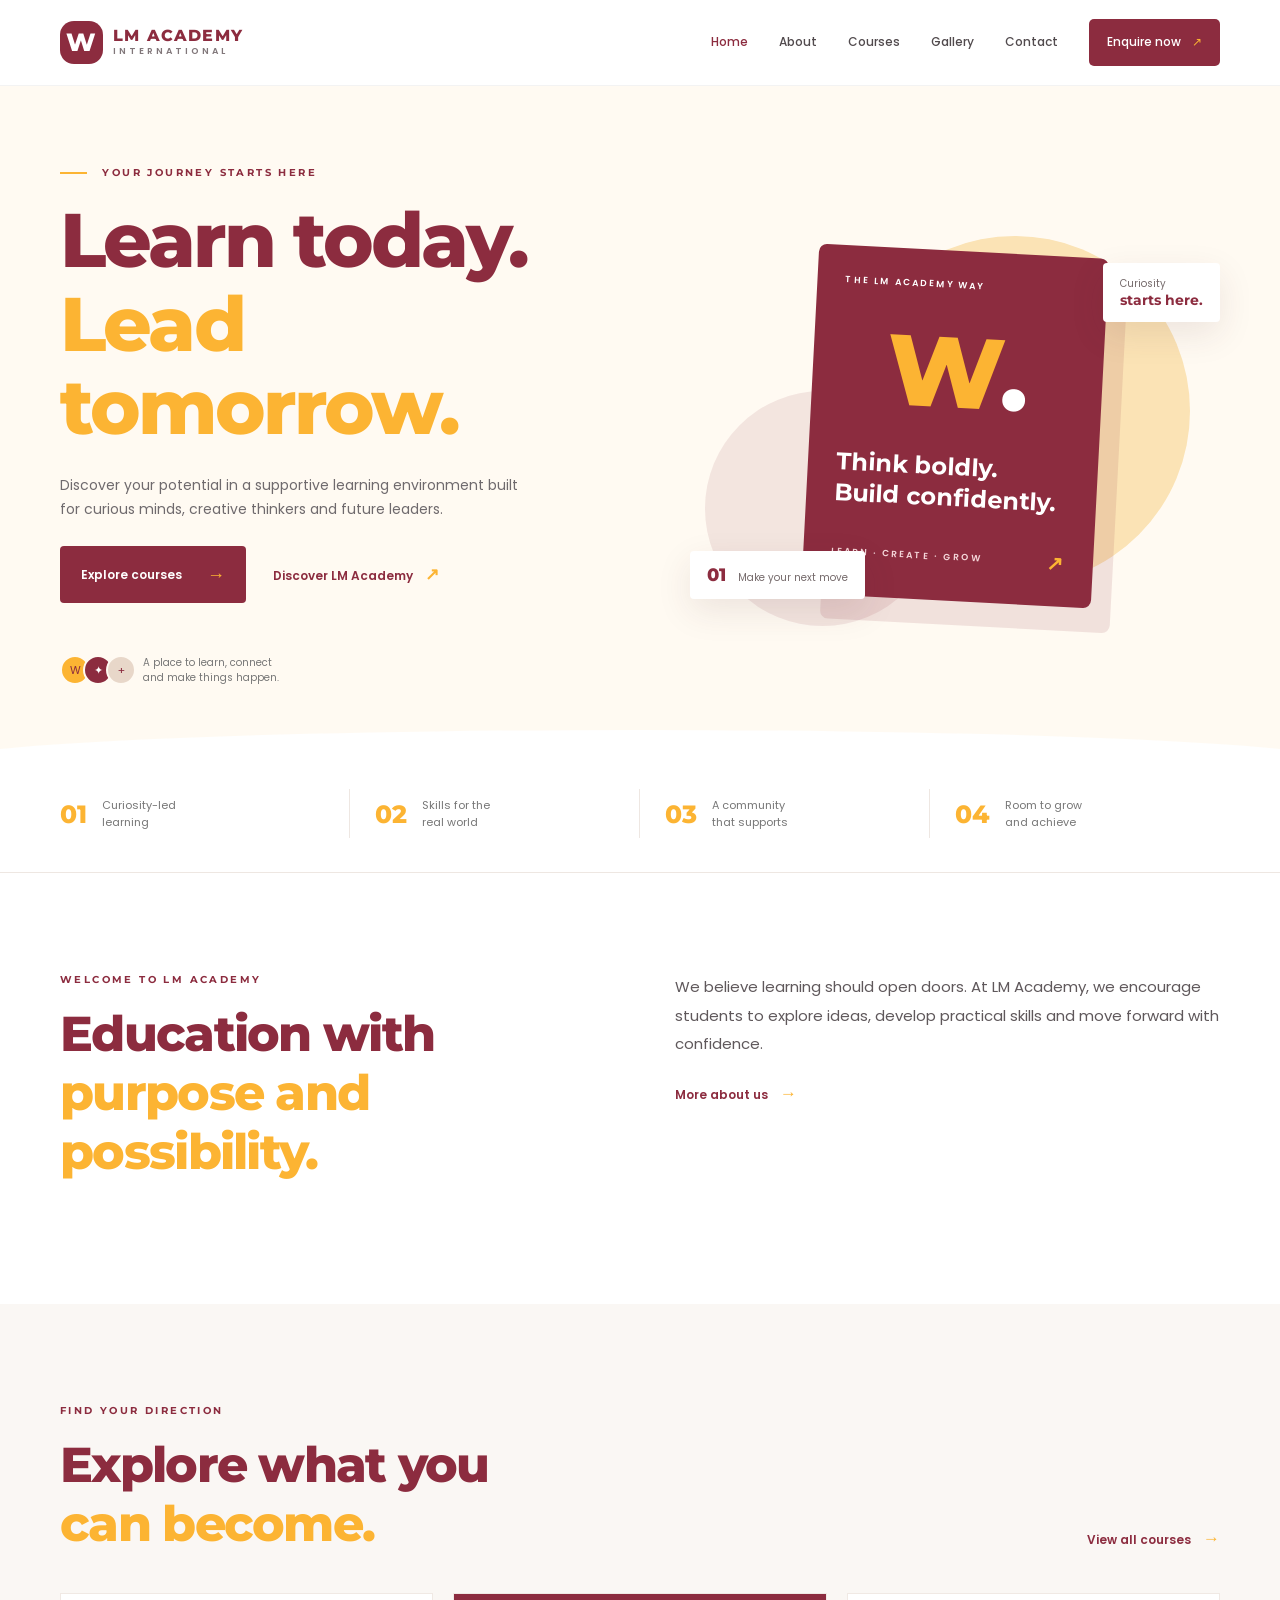
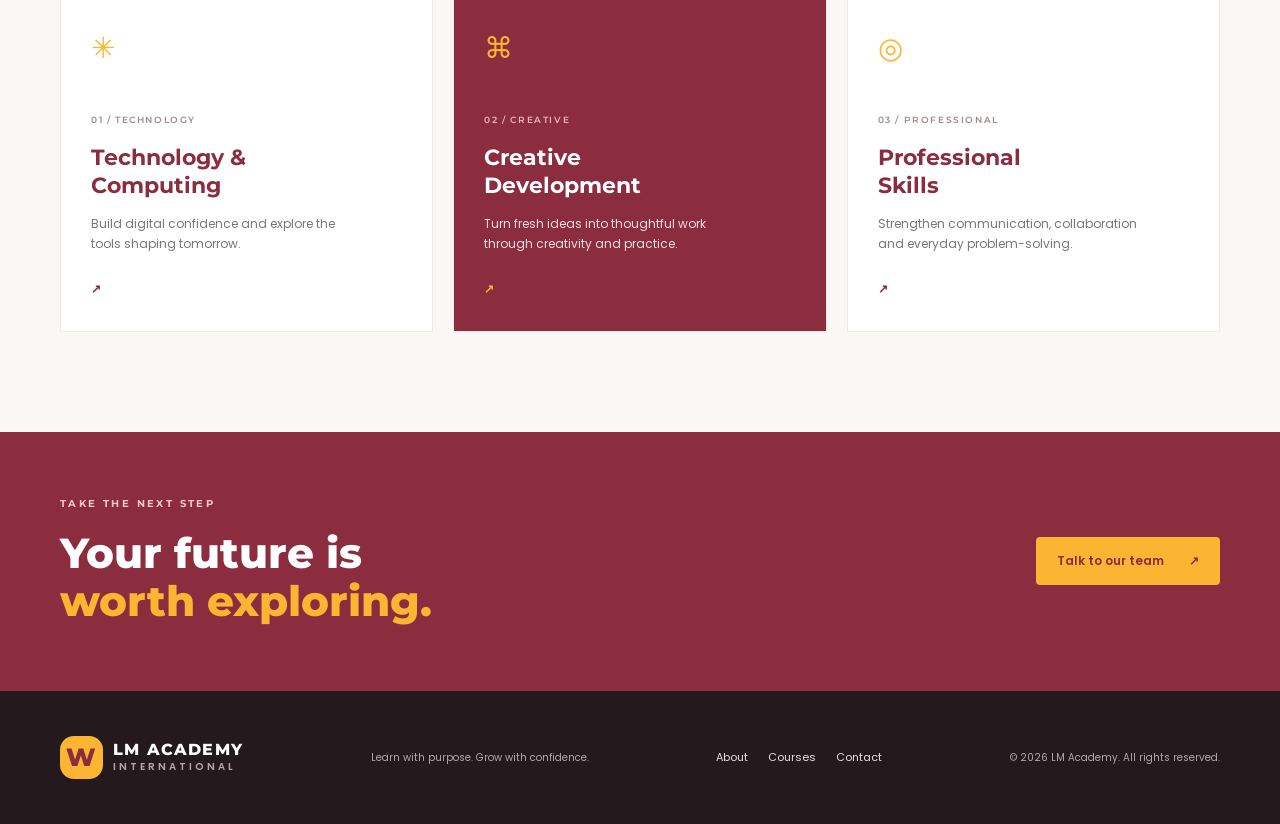
<file: westberg_website/index.html>
<!DOCTYPE html>
<html lang="en">
<head>
  <meta charset="UTF-8"><meta name="viewport" content="width=device-width, initial-scale=1.0">
  <meta name="description" content="LM Academy — learn, create and grow.">
  <title>LM Academy | Home</title>
  <link rel="preconnect" href="https://fonts.googleapis.com"><link rel="preconnect" href="https://fonts.gstatic.com" crossorigin>
  <link href="https://fonts.googleapis.com/css2?family=Montserrat:wght@400;500;600;700;800&family=Poppins:wght@300;400;500;600;700;800&display=swap" rel="stylesheet">
  <link rel="stylesheet" href="css/style.css">
</head>
<body>
<header class="site-header"><div class="container nav-wrap">
  <a class="brand" href="index.html"><span class="brand-mark">W</span><span>LM ACADEMY<small>INTERNATIONAL</small></span></a>
  <button class="menu-toggle" aria-label="Open navigation" aria-expanded="false">☰</button>
  <nav class="nav-links"><a class="active" href="index.html">Home</a><a href="about.html">About</a><a href="course-grid.html">Courses</a><a href="gallery.html">Gallery</a><a href="contact.html">Contact</a><a class="nav-cta" href="contact.html">Enquire now <span>↗</span></a></nav>
</div></header>
<main>
<section class="hero"><div class="container hero-grid">
  <div class="hero-copy"><p class="eyebrow"><span></span> YOUR JOURNEY STARTS HERE</p><h1>Learn today.<br><em>Lead tomorrow.</em></h1>
    <p class="hero-text">Discover your potential in a supportive learning environment built for curious minds, creative thinkers and future leaders.</p>
    <div class="hero-actions"><a class="btn btn-primary" href="course-grid.html">Explore courses <span>→</span></a><a class="text-link" href="about.html">Discover LM Academy <span>↗</span></a></div>
    <div class="hero-note"><div class="avatar-stack"><i>W</i><i>✦</i><i>+</i></div><span>A place to learn, connect<br>and make things happen.</span></div>
  </div>
  <div class="hero-art"><div class="art-circle circle-one"></div><div class="art-circle circle-two"></div><div class="art-card"><span class="card-label">THE LM ACADEMY WAY</span><div class="art-symbol">W<span>.</span></div><h3>Think boldly.<br>Build confidently.</h3><div class="art-bottom"><span>LEARN · CREATE · GROW</span><b>↗</b></div></div><div class="floating-tag tag-top">Curiosity<br><strong>starts here.</strong></div><div class="floating-tag tag-bottom"><b>01</b> Make your next move</div></div>
</div><div class="hero-curve"></div></section>
<section class="stats"><div class="container stats-grid"><div><strong>01</strong><span>Curiosity-led<br>learning</span></div><div><strong>02</strong><span>Skills for the<br>real world</span></div><div><strong>03</strong><span>A community<br>that supports</span></div><div><strong>04</strong><span>Room to grow<br>and achieve</span></div></div></section>
<section class="section intro-section"><div class="container two-col"><div><p class="eyebrow">WELCOME TO LM ACADEMY</p><h2>Education with<br><em>purpose and possibility.</em></h2></div><div><p class="lead">We believe learning should open doors. At LM Academy, we encourage students to explore ideas, develop practical skills and move forward with confidence.</p><a class="under-link" href="about.html">More about us <span>→</span></a></div></div></section>
<section class="section courses-section"><div class="container"><div class="section-heading"><div><p class="eyebrow">FIND YOUR DIRECTION</p><h2>Explore what you<br><em>can become.</em></h2></div><a class="under-link" href="course-grid.html">View all courses <span>→</span></a></div>
<div class="course-cards">
  <article class="course-card"><div class="course-icon">✳</div><span class="course-number">01 / TECHNOLOGY</span><h3>Technology &<br>Computing</h3><p>Build digital confidence and explore the tools shaping tomorrow.</p><a href="contact.html" aria-label="Enquire about Technology and Computing">↗</a></article>
  <article class="course-card featured"><div class="course-icon">⌘</div><span class="course-number">02 / CREATIVE</span><h3>Creative<br>Development</h3><p>Turn fresh ideas into thoughtful work through creativity and practice.</p><a href="contact.html" aria-label="Enquire about Creative Development">↗</a></article>
  <article class="course-card"><div class="course-icon">◎</div><span class="course-number">03 / PROFESSIONAL</span><h3>Professional<br>Skills</h3><p>Strengthen communication, collaboration and everyday problem-solving.</p><a href="contact.html" aria-label="Enquire about Professional Skills">↗</a></article>
</div></div></section>
<section class="cta-band"><div class="container cta-inner"><div><p class="eyebrow light">TAKE THE NEXT STEP</p><h2>Your future is<br><em>worth exploring.</em></h2></div><a class="btn btn-light" href="contact.html">Talk to our team <span>↗</span></a></div></section>
</main>
<footer class="footer"><div class="container footer-inner"><a class="brand brand-light" href="index.html"><span class="brand-mark">W</span><span>LM ACADEMY<small>INTERNATIONAL</small></span></a><p>Learn with purpose. Grow with confidence.</p><div class="footer-links"><a href="about.html">About</a><a href="course-grid.html">Courses</a><a href="contact.html">Contact</a></div><small>© <span id="year"></span> LM Academy. All rights reserved.</small></div></footer>
<script src="js/script.js"></script></body></html>
</file>
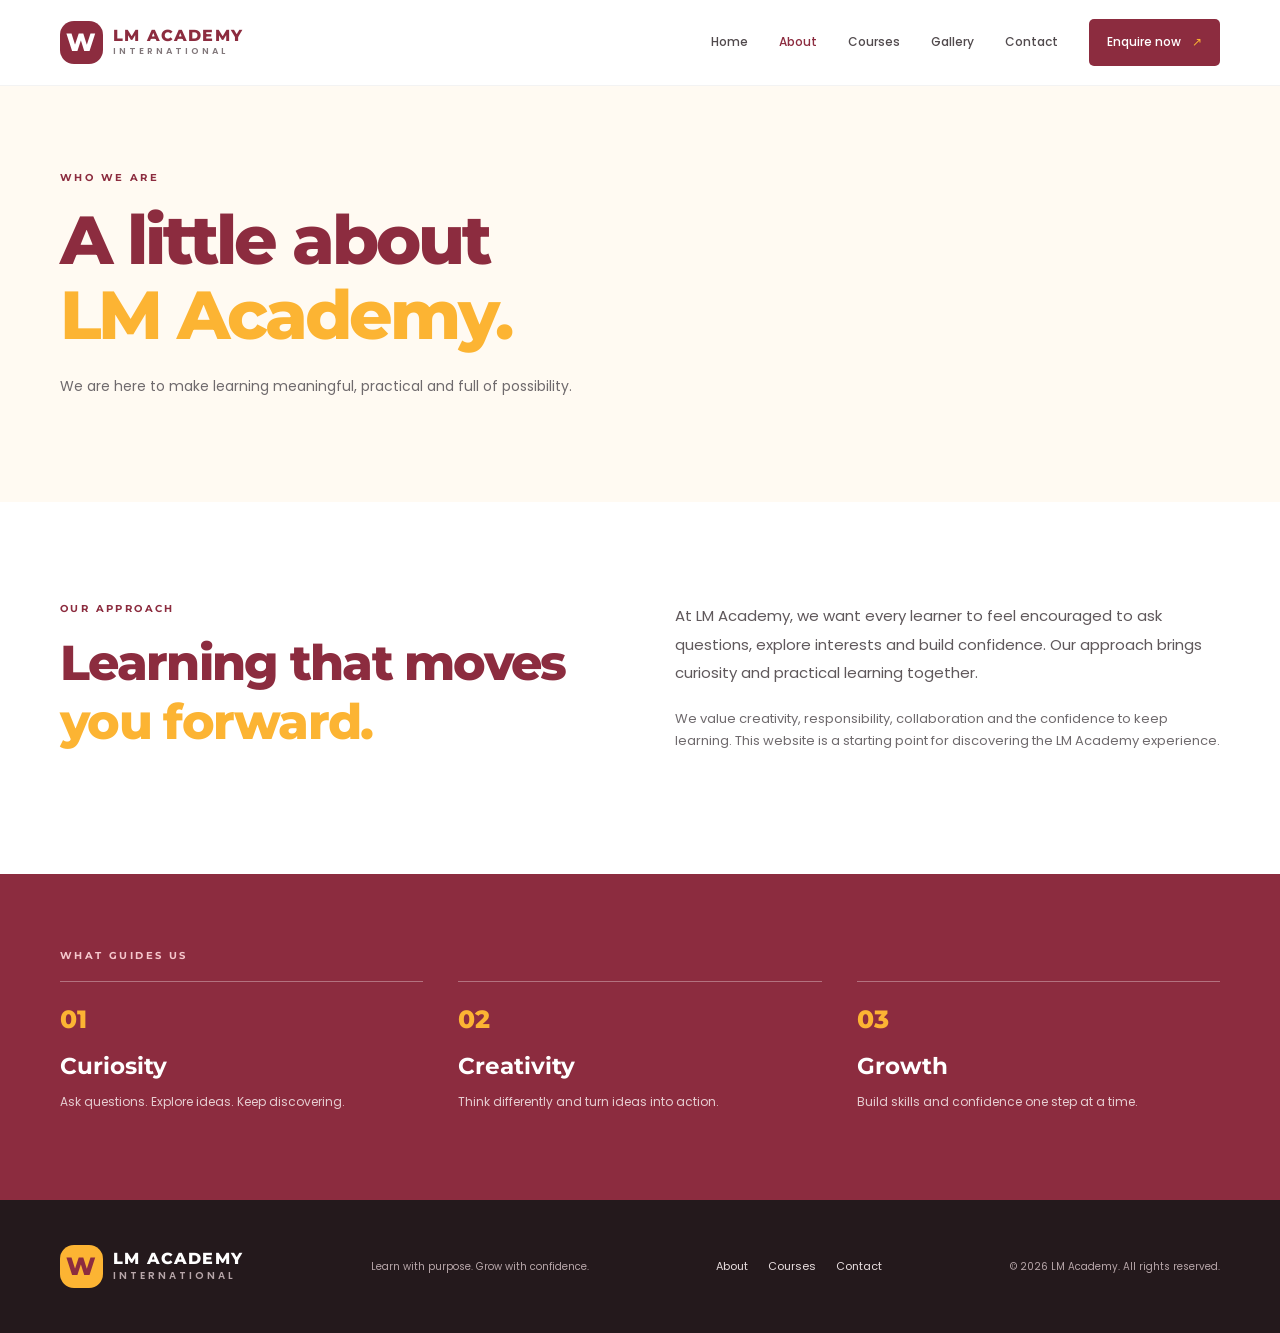
<file: westberg_website/about.html>
<!DOCTYPE html><html lang="en"><head><meta charset="UTF-8"><meta name="viewport" content="width=device-width, initial-scale=1.0"><title>About | LM Academy</title><link href="https://fonts.googleapis.com/css2?family=Montserrat:wght@400;500;600;700;800&family=Poppins:wght@300;400;500;600;700;800&display=swap" rel="stylesheet"><link rel="stylesheet" href="css/style.css"></head><body>
<header class="site-header"><div class="container nav-wrap"><a class="brand" href="index.html"><span class="brand-mark">W</span><span>LM ACADEMY<small>INTERNATIONAL</small></span></a><button class="menu-toggle" aria-label="Open navigation" aria-expanded="false">☰</button><nav class="nav-links"><a href="index.html">Home</a><a class="active" href="about.html">About</a><a href="course-grid.html">Courses</a><a href="gallery.html">Gallery</a><a href="contact.html">Contact</a><a class="nav-cta" href="contact.html">Enquire now <span>↗</span></a></nav></div></header>
<main><section class="page-hero"><div class="container"><p class="eyebrow">WHO WE ARE</p><h1>A little about<br><em>LM Academy.</em></h1><p>We are here to make learning meaningful, practical and full of possibility.</p></div></section><section class="section"><div class="container two-col"><div><p class="eyebrow">OUR APPROACH</p><h2>Learning that moves<br><em>you forward.</em></h2></div><div><p class="lead">At LM Academy, we want every learner to feel encouraged to ask questions, explore interests and build confidence. Our approach brings curiosity and practical learning together.</p><p>We value creativity, responsibility, collaboration and the confidence to keep learning. This website is a starting point for discovering the LM Academy experience.</p></div></div></section><section class="values"><div class="container"><p class="eyebrow light">WHAT GUIDES US</p><div class="value-grid"><article><b>01</b><h3>Curiosity</h3><p>Ask questions. Explore ideas. Keep discovering.</p></article><article><b>02</b><h3>Creativity</h3><p>Think differently and turn ideas into action.</p></article><article><b>03</b><h3>Growth</h3><p>Build skills and confidence one step at a time.</p></article></div></div></section></main>
<footer class="footer"><div class="container footer-inner"><a class="brand brand-light" href="index.html"><span class="brand-mark">W</span><span>LM ACADEMY<small>INTERNATIONAL</small></span></a><p>Learn with purpose. Grow with confidence.</p><div class="footer-links"><a href="about.html">About</a><a href="course-grid.html">Courses</a><a href="contact.html">Contact</a></div><small>© <span id="year"></span> LM Academy. All rights reserved.</small></div></footer><script src="js/script.js"></script></body></html>
</file>
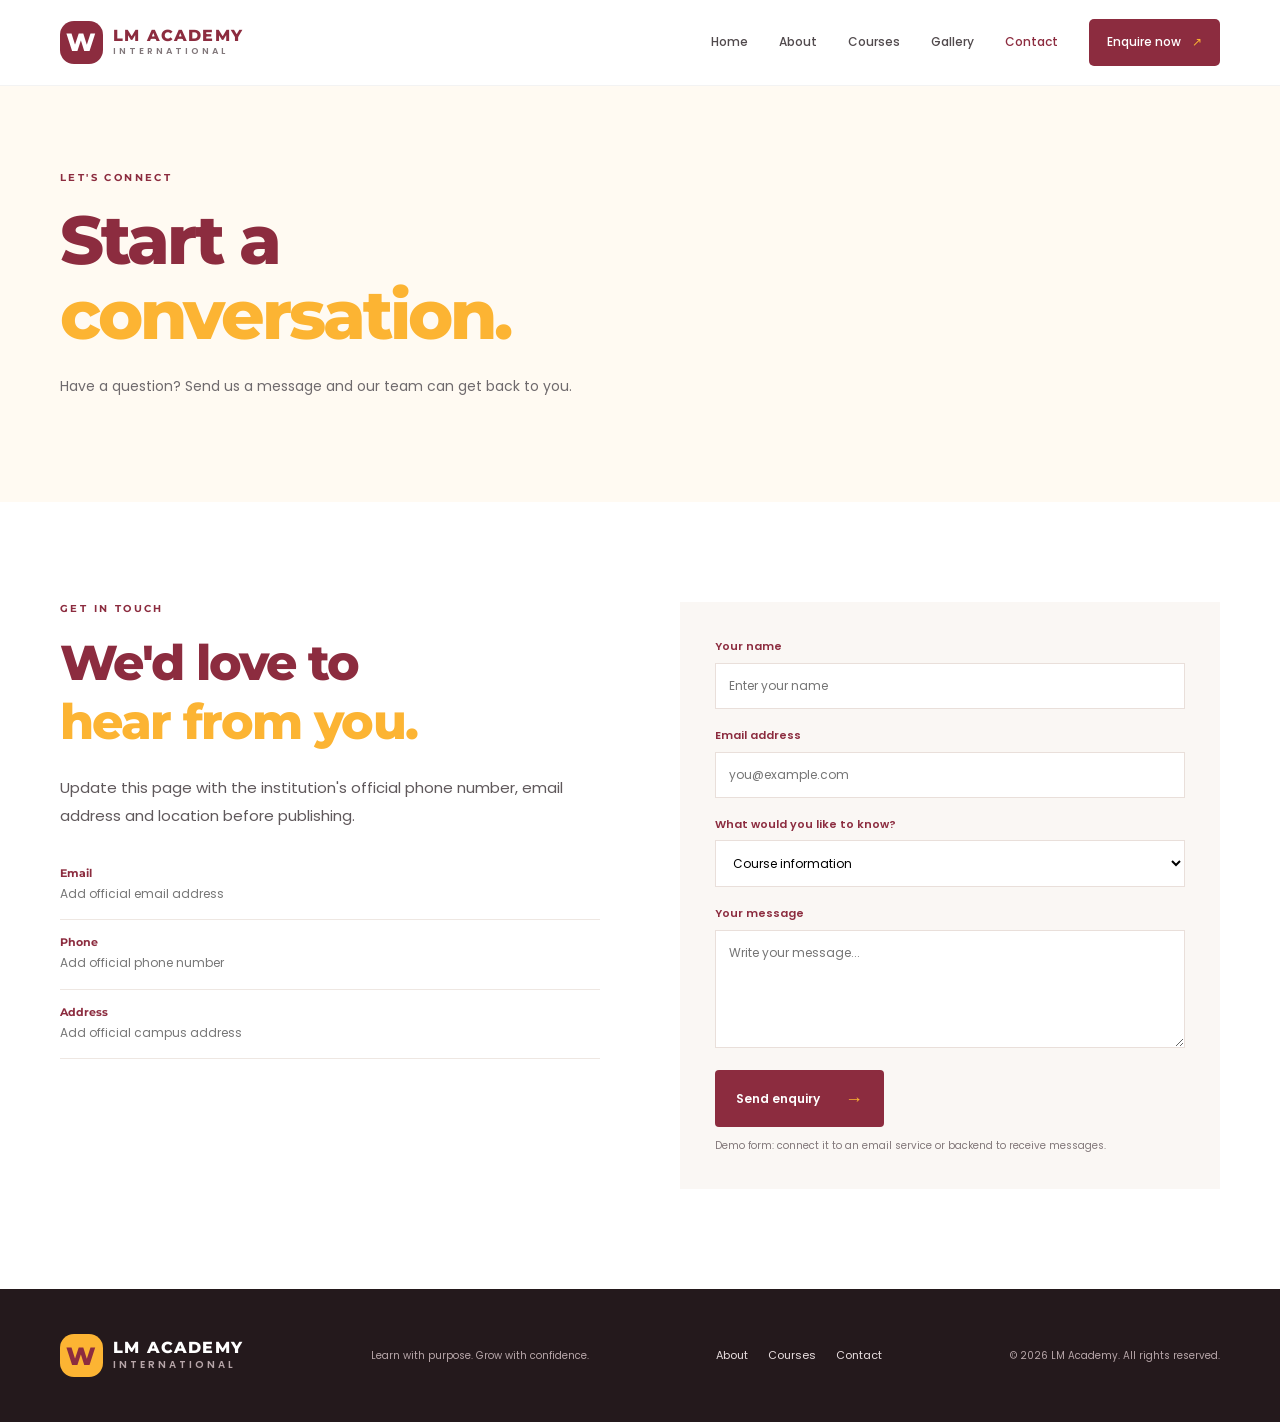
<file: westberg_website/contact.html>
<!DOCTYPE html><html lang="en"><head><meta charset="UTF-8"><meta name="viewport" content="width=device-width, initial-scale=1.0"><title>Contact | LM Academy</title><link href="https://fonts.googleapis.com/css2?family=Montserrat:wght@400;500;600;700;800&family=Poppins:wght@300;400;500;600;700;800&display=swap" rel="stylesheet"><link rel="stylesheet" href="css/style.css"></head><body>
<header class="site-header"><div class="container nav-wrap"><a class="brand" href="index.html"><span class="brand-mark">W</span><span>LM ACADEMY<small>INTERNATIONAL</small></span></a><button class="menu-toggle" aria-label="Open navigation" aria-expanded="false">☰</button><nav class="nav-links"><a href="index.html">Home</a><a href="about.html">About</a><a href="course-grid.html">Courses</a><a href="gallery.html">Gallery</a><a class="active" href="contact.html">Contact</a><a class="nav-cta" href="contact.html">Enquire now <span>↗</span></a></nav></div></header>
<main><section class="page-hero"><div class="container"><p class="eyebrow">LET'S CONNECT</p><h1>Start a<br><em>conversation.</em></h1><p>Have a question? Send us a message and our team can get back to you.</p></div></section><section class="section"><div class="container contact-layout"><div><p class="eyebrow">GET IN TOUCH</p><h2>We'd love to<br><em>hear from you.</em></h2><p class="lead">Update this page with the institution's official phone number, email address and location before publishing.</p><div class="contact-detail"><b>Email</b><span>Add official email address</span></div><div class="contact-detail"><b>Phone</b><span>Add official phone number</span></div><div class="contact-detail"><b>Address</b><span>Add official campus address</span></div></div>
<form class="contact-form" id="contactForm"><label>Your name<input required type="text" placeholder="Enter your name"></label><label>Email address<input required type="email" placeholder="you@example.com"></label><label>What would you like to know?<select><option>Course information</option><option>Admissions</option><option>General enquiry</option></select></label><label>Your message<textarea rows="5" placeholder="Write your message..."></textarea></label><button class="btn btn-primary" type="submit">Send enquiry <span>→</span></button><p class="form-note" id="formNote">Demo form: connect it to an email service or backend to receive messages.</p></form></div></section></main>
<footer class="footer"><div class="container footer-inner"><a class="brand brand-light" href="index.html"><span class="brand-mark">W</span><span>LM ACADEMY<small>INTERNATIONAL</small></span></a><p>Learn with purpose. Grow with confidence.</p><div class="footer-links"><a href="about.html">About</a><a href="course-grid.html">Courses</a><a href="contact.html">Contact</a></div><small>© <span id="year"></span> LM Academy. All rights reserved.</small></div></footer><script src="js/script.js"></script></body></html>
</file>
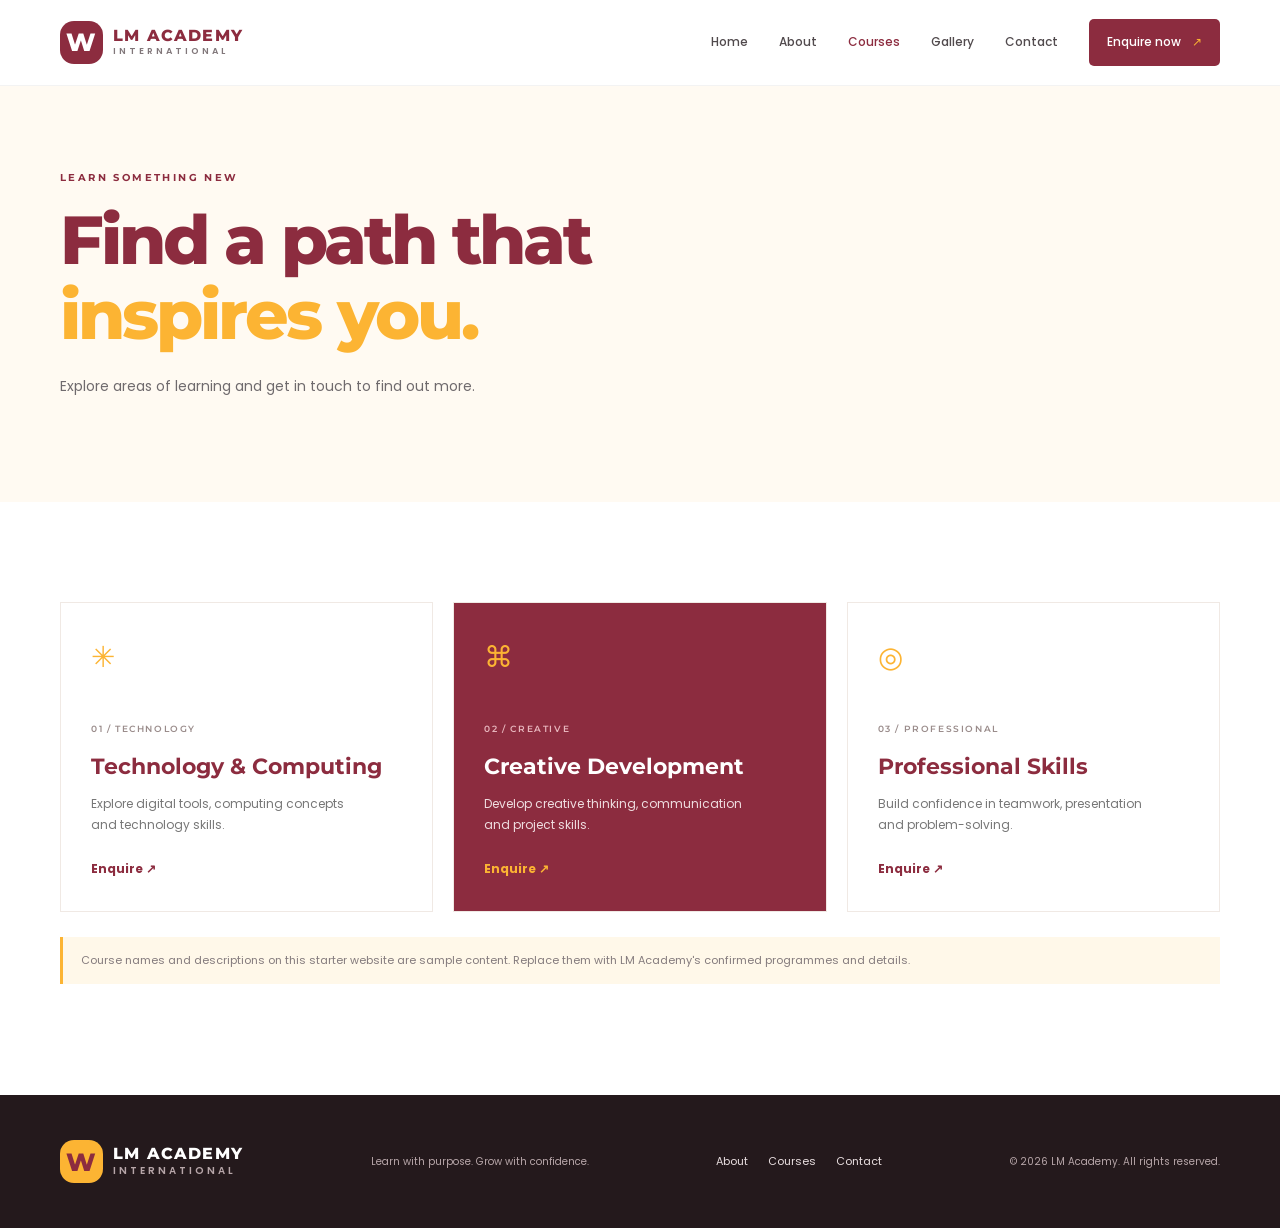
<file: westberg_website/course-grid.html>
<!DOCTYPE html><html lang="en"><head><meta charset="UTF-8"><meta name="viewport" content="width=device-width, initial-scale=1.0"><title>Courses | LM Academy</title><link href="https://fonts.googleapis.com/css2?family=Montserrat:wght@400;500;600;700;800&family=Poppins:wght@300;400;500;600;700;800&display=swap" rel="stylesheet"><link rel="stylesheet" href="css/style.css"></head><body>
<header class="site-header"><div class="container nav-wrap"><a class="brand" href="index.html"><span class="brand-mark">W</span><span>LM ACADEMY<small>INTERNATIONAL</small></span></a><button class="menu-toggle" aria-label="Open navigation" aria-expanded="false">☰</button><nav class="nav-links"><a href="index.html">Home</a><a href="about.html">About</a><a class="active" href="course-grid.html">Courses</a><a href="gallery.html">Gallery</a><a href="contact.html">Contact</a><a class="nav-cta" href="contact.html">Enquire now <span>↗</span></a></nav></div></header>
<main><section class="page-hero"><div class="container"><p class="eyebrow">LEARN SOMETHING NEW</p><h1>Find a path that<br><em>inspires you.</em></h1><p>Explore areas of learning and get in touch to find out more.</p></div></section><section class="section"><div class="container"><div class="course-cards course-cards-page"><article class="course-card"><div class="course-icon">✳</div><span class="course-number">01 / TECHNOLOGY</span><h3>Technology & Computing</h3><p>Explore digital tools, computing concepts and technology skills.</p><a href="contact.html">Enquire ↗</a></article><article class="course-card featured"><div class="course-icon">⌘</div><span class="course-number">02 / CREATIVE</span><h3>Creative Development</h3><p>Develop creative thinking, communication and project skills.</p><a href="contact.html">Enquire ↗</a></article><article class="course-card"><div class="course-icon">◎</div><span class="course-number">03 / PROFESSIONAL</span><h3>Professional Skills</h3><p>Build confidence in teamwork, presentation and problem-solving.</p><a href="contact.html">Enquire ↗</a></article></div><p class="notice">Course names and descriptions on this starter website are sample content. Replace them with LM Academy's confirmed programmes and details.</p></div></section></main>
<footer class="footer"><div class="container footer-inner"><a class="brand brand-light" href="index.html"><span class="brand-mark">W</span><span>LM ACADEMY<small>INTERNATIONAL</small></span></a><p>Learn with purpose. Grow with confidence.</p><div class="footer-links"><a href="about.html">About</a><a href="course-grid.html">Courses</a><a href="contact.html">Contact</a></div><small>© <span id="year"></span> LM Academy. All rights reserved.</small></div></footer><script src="js/script.js"></script></body></html>
</file>
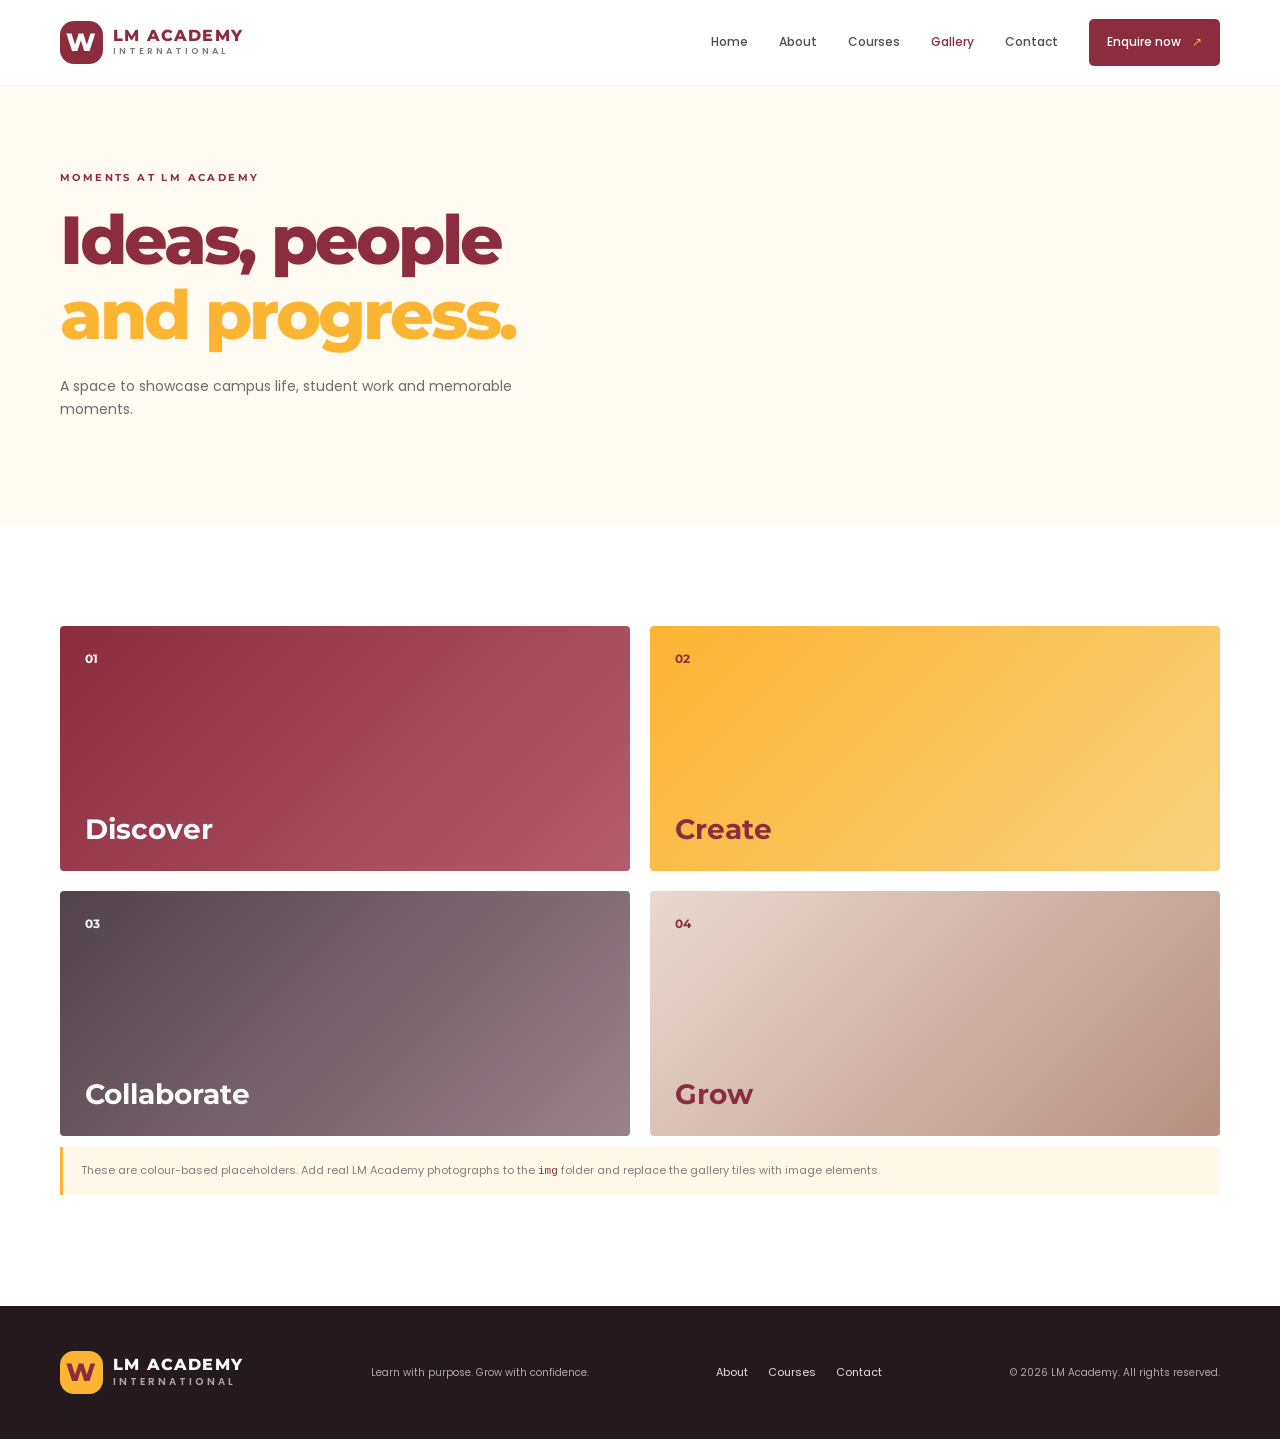
<file: westberg_website/gallery.html>
<!DOCTYPE html><html lang="en"><head><meta charset="UTF-8"><meta name="viewport" content="width=device-width, initial-scale=1.0"><title>Gallery | LM Academy</title><link href="https://fonts.googleapis.com/css2?family=Montserrat:wght@400;500;600;700;800&family=Poppins:wght@300;400;500;600;700;800&display=swap" rel="stylesheet"><link rel="stylesheet" href="css/style.css"></head><body>
<header class="site-header"><div class="container nav-wrap"><a class="brand" href="index.html"><span class="brand-mark">W</span><span>LM ACADEMY<small>INTERNATIONAL</small></span></a><button class="menu-toggle" aria-label="Open navigation" aria-expanded="false">☰</button><nav class="nav-links"><a href="index.html">Home</a><a href="about.html">About</a><a href="course-grid.html">Courses</a><a class="active" href="gallery.html">Gallery</a><a href="contact.html">Contact</a><a class="nav-cta" href="contact.html">Enquire now <span>↗</span></a></nav></div></header>
<main><section class="page-hero"><div class="container"><p class="eyebrow">MOMENTS AT LM ACADEMY</p><h1>Ideas, people<br><em>and progress.</em></h1><p>A space to showcase campus life, student work and memorable moments.</p></div></section><section class="section"><div class="container gallery-grid"><div class="gallery-tile tile-one"><span>01</span><b>Discover</b></div><div class="gallery-tile tile-two"><span>02</span><b>Create</b></div><div class="gallery-tile tile-three"><span>03</span><b>Collaborate</b></div><div class="gallery-tile tile-four"><span>04</span><b>Grow</b></div></div><div class="container"><p class="notice">These are colour-based placeholders. Add real LM Academy photographs to the <code>img</code> folder and replace the gallery tiles with image elements.</p></div></section></main>
<footer class="footer"><div class="container footer-inner"><a class="brand brand-light" href="index.html"><span class="brand-mark">W</span><span>LM ACADEMY<small>INTERNATIONAL</small></span></a><p>Learn with purpose. Grow with confidence.</p><div class="footer-links"><a href="about.html">About</a><a href="course-grid.html">Courses</a><a href="contact.html">Contact</a></div><small>© <span id="year"></span> LM Academy. All rights reserved.</small></div></footer><script src="js/script.js"></script></body></html>
</file>
<file: westberg_website/css/style.css>
:root{--wine:#8C2C3F;--gold:#FCB433;--white:#fff;--ink:#242126;--muted:#6f6a6d;--cream:#fffaf2;--line:#eee7e2;--heading:'Montserrat',sans-serif;--body:'Poppins',sans-serif}*{box-sizing:border-box}html{scroll-behavior:smooth}body{margin:0;color:var(--ink);font-family:var(--body);line-height:1.7}a{text-decoration:none;color:inherit}.container{width:min(1160px,calc(100% - 48px));margin:auto}.site-header{height:86px;background:#fff;display:flex;align-items:center;position:sticky;top:0;z-index:20;border-bottom:1px solid rgba(30,20,20,.05)}.nav-wrap{display:flex;align-items:center;justify-content:space-between}.brand{display:flex;align-items:center;gap:10px;font:800 16px var(--heading);letter-spacing:1.2px;color:var(--wine)}.brand small{display:block;font:600 9px var(--body);letter-spacing:3px;color:#81777a}.brand-mark{width:43px;height:43px;border-radius:14px;background:var(--wine);color:white;display:grid;place-items:center;font:800 25px var(--heading)}.nav-links{display:flex;align-items:center;gap:31px;font-size:12px;font-weight:500}.nav-links>a:not(.nav-cta){color:#514a4d}.nav-links>a.active,.nav-links>a:hover{color:var(--wine)}.nav-cta{background:var(--wine);color:white;padding:13px 18px;border-radius:5px}.nav-cta span{color:var(--gold);margin-left:8px}.menu-toggle{display:none;border:0;background:none;font-size:25px;color:var(--wine)}.hero{background:var(--cream);position:relative;overflow:hidden;padding:80px 0 70px}.hero-grid{display:grid;grid-template-columns:1.05fr .95fr;align-items:center;gap:45px;min-height:470px}.eyebrow{font:700 10px var(--heading);letter-spacing:2.4px;color:var(--wine);margin:0 0 19px}.eyebrow span{display:inline-block;width:27px;height:2px;background:var(--gold);vertical-align:middle;margin-right:10px}.hero h1,.page-hero h1{font:800 clamp(48px,6vw,76px)/1.1 var(--heading);letter-spacing:-3px;margin:0;color:var(--wine)}h1 em,h2 em{font-style:normal;color:var(--gold)}.hero-text{max-width:480px;color:var(--muted);font-size:14px;margin:25px 0}.hero-actions{display:flex;align-items:center;gap:27px}.btn{display:inline-flex;align-items:center;gap:25px;padding:15px 21px;border:0;border-radius:4px;font:600 12px var(--body);cursor:pointer}.btn-primary{background:var(--wine);color:#fff}.btn-primary span{color:var(--gold);font-size:18px}.text-link,.under-link{font-size:12px;font-weight:600;color:var(--wine)}.text-link span,.under-link span{margin-left:9px;color:var(--gold);font-size:17px}.hero-note{display:flex;align-items:center;gap:14px;margin-top:52px;color:#777;font-size:10px;line-height:1.5}.avatar-stack{display:flex}.avatar-stack i{font-style:normal;width:30px;height:30px;border-radius:50%;background:var(--gold);border:2px solid var(--cream);display:grid;place-items:center;margin-right:-7px;color:var(--wine);font-size:11px}.avatar-stack i:nth-child(2){background:var(--wine);color:white}.avatar-stack i:nth-child(3){background:#e8d7c9}.hero-art{height:430px;position:relative;display:grid;place-items:center}.art-circle{position:absolute;border-radius:50%}.circle-one{width:350px;height:350px;background:#fbe3b5;right:30px;top:25px}.circle-two{width:235px;height:235px;background:var(--wine);opacity:.1;left:15px;bottom:15px}.art-card{z-index:1;width:290px;height:350px;background:var(--wine);color:white;border-radius:8px;padding:28px;box-shadow:20px 24px 0 rgba(140,44,63,.12);transform:rotate(3deg);display:flex;flex-direction:column;justify-content:space-between}.card-label,.art-bottom{font:600 9px var(--body);letter-spacing:2px}.art-symbol{font:800 100px var(--heading);line-height:1;color:var(--gold);text-align:center}.art-symbol span{color:white}.art-card h3{font:700 24px/1.3 var(--heading);margin:0}.art-bottom{display:flex;justify-content:space-between;align-items:center;color:#f4d6d9}.art-bottom b{font-size:20px;color:var(--gold)}.floating-tag{position:absolute;z-index:2;background:#fff;padding:13px 17px;box-shadow:0 12px 35px #4b27301a;border-radius:4px;font-size:10px;color:#756a6b;line-height:1.5}.floating-tag strong{color:var(--wine);font:700 14px var(--heading)}.tag-top{top:52px;right:0}.tag-bottom{bottom:42px;left:0}.tag-bottom b{color:var(--wine);font:800 18px var(--heading);margin-right:9px}.hero-curve{position:absolute;bottom:-40px;left:-5%;width:110%;height:65px;border-radius:50%;background:white}.stats{padding:34px 0;border-bottom:1px solid var(--line)}.stats-grid{display:grid;grid-template-columns:repeat(4,1fr)}.stats-grid>div{display:flex;align-items:center;gap:15px;padding:8px 25px;border-right:1px solid var(--line)}.stats-grid>div:first-child{padding-left:0}.stats-grid>div:last-child{border:0}.stats-grid strong{font:800 25px var(--heading);color:var(--gold)}.stats-grid span{font-size:11px;color:#777;line-height:1.5}.section{padding:100px 0}.two-col{display:grid;grid-template-columns:1fr 1fr;gap:70px;align-items:start}.section h2,.contact-layout h2{font:800 clamp(34px,4vw,49px)/1.2 var(--heading);letter-spacing:-1.7px;color:var(--wine);margin:0 0 22px}.lead{font-size:15px;color:#5f585b;line-height:1.9;margin:0 0 20px}.two-col p:not(.eyebrow):not(.lead){font-size:13px;color:var(--muted)}.courses-section{background:#faf7f4}.section-heading{display:flex;align-items:end;justify-content:space-between;margin-bottom:40px}.section-heading h2{margin:0}.course-cards{display:grid;grid-template-columns:repeat(3,1fr);gap:20px}.course-card{background:white;padding:30px;min-height:300px;position:relative;border:1px solid #f0e9e4;transition:.25s}.course-card:hover{transform:translateY(-6px);box-shadow:0 16px 40px #45252b12}.course-card.featured{background:var(--wine);color:white}.course-icon{font-size:29px;color:var(--gold);margin-bottom:30px}.course-number{font:600 9px var(--heading);letter-spacing:1.6px;color:#9a8c8b}.featured .course-number{color:#e7b6bd}.course-card h3{font:700 22px/1.3 var(--heading);color:var(--wine);margin:13px 0}.featured h3{color:white}.course-card p{font-size:12px;color:#777;max-width:270px}.featured p{color:#efdde0}.course-card>a{display:inline-block;margin-top:12px;color:var(--wine);font-size:12px;font-weight:700}.featured>a{color:var(--gold)}.cta-band{background:var(--wine);padding:65px 0;color:white}.cta-inner{display:flex;justify-content:space-between;align-items:center}.eyebrow.light{color:#f5c7cd}.cta-inner h2{font:800 42px/1.15 var(--heading);margin:0}.cta-inner h2 em{color:var(--gold)}.btn-light{background:var(--gold);color:var(--wine)}.footer{background:#24191c;color:#e9dfe0;padding:45px 0}.footer-inner{display:flex;align-items:center;justify-content:space-between;gap:20px;flex-wrap:wrap}.brand-light{color:white}.brand-light .brand-mark{background:var(--gold);color:var(--wine)}.brand-light small{color:#b7a6a9}.footer p,.footer small{font-size:10px;color:#b7a6a9}.footer-links{display:flex;gap:20px;font-size:11px}.page-hero{background:var(--cream);padding:85px 0 90px}.page-hero h1{font-size:clamp(48px,6vw,68px)}.page-hero p:not(.eyebrow){max-width:520px;color:var(--muted);font-size:14px;margin-top:22px}.values{background:var(--wine);padding:75px 0;color:white}.value-grid{display:grid;grid-template-columns:repeat(3,1fr);gap:35px}.value-grid article{border-top:1px solid #ffffff55;padding-top:22px}.value-grid b{font:800 25px var(--heading);color:var(--gold)}.value-grid h3{font:700 23px var(--heading);margin:16px 0 7px}.value-grid p{font-size:12px;color:#e6cdd1}.course-cards-page{margin-bottom:25px}.course-cards-page .course-card{min-height:280px}.notice{font-size:11px;color:#847b7d;background:#fff8e9;padding:14px 18px;border-left:3px solid var(--gold)}.gallery-grid{display:grid;grid-template-columns:1fr 1fr;gap:20px}.gallery-tile{height:245px;padding:25px;display:flex;flex-direction:column;justify-content:space-between;color:white;border-radius:4px}.gallery-tile span{font:700 12px var(--heading)}.gallery-tile b{font:700 28px var(--heading)}.tile-one{background:linear-gradient(135deg,#8C2C3F,#b45d6c)}.tile-two{background:linear-gradient(135deg,#FCB433,#f7d17c);color:var(--wine)}.tile-three{background:linear-gradient(135deg,#51434a,#9b818a)}.tile-four{background:linear-gradient(135deg,#e9d9d0,#b78e82);color:var(--wine)}.contact-layout{display:grid;grid-template-columns:1fr 1fr;gap:80px}.contact-detail{padding:15px 0;border-bottom:1px solid var(--line);display:flex;flex-direction:column;font-size:12px}.contact-detail b{color:var(--wine);font:700 11px var(--heading);margin-bottom:4px}.contact-detail span{color:#777}.contact-form{padding:35px;background:#faf7f4}.contact-form label{display:block;font-size:11px;font-weight:600;color:var(--wine);margin-bottom:17px}.contact-form input,.contact-form textarea,.contact-form select{width:100%;display:block;margin-top:7px;padding:13px;border:1px solid #e9dfda;background:white;font:12px var(--body);outline-color:var(--gold)}.contact-form textarea{resize:vertical}.form-note{font-size:10px;color:#82787a;margin-bottom:0}.contact-form .btn{margin-top:5px}code{color:var(--wine)}@media(max-width:850px){.nav-links{gap:15px}.hero-grid{gap:15px}.hero-art{transform:scale(.9)}.stats-grid>div{padding:8px 12px}.contact-layout{gap:35px}}@media(max-width:700px){.container{width:min(100% - 34px,560px)}.site-header{height:72px}.menu-toggle{display:block}.nav-links{display:none;position:absolute;top:71px;left:0;right:0;background:white;padding:20px 25px 25px;box-shadow:0 15px 25px #00000012;flex-direction:column;align-items:stretch;gap:17px}.nav-links.open{display:flex}.nav-cta{text-align:center}.hero{padding:50px 0 45px}.hero-grid{grid-template-columns:1fr}.hero h1{font-size:54px}.hero-art{height:370px;margin-top:10px;transform:scale(.88)}.hero-note{margin-top:30px}.stats-grid{grid-template-columns:1fr 1fr;gap:15px}.stats-grid>div{border:0;padding:8px 0}.section{padding:70px 0}.two-col,.contact-layout{grid-template-columns:1fr;gap:25px}.section-heading{align-items:start;gap:20px;flex-direction:column}.course-cards,.value-grid{grid-template-columns:1fr}.course-card{min-height:260px}.cta-inner{align-items:flex-start;gap:28px;flex-direction:column}.cta-inner h2{font-size:37px}.footer-inner{align-items:flex-start;flex-direction:column}.page-hero{padding:65px 0}.page-hero h1{font-size:52px}.gallery-grid{grid-template-columns:1fr}.gallery-tile{height:210px}.contact-form{padding:23px}.art-card{width:260px;height:320px}.circle-one{width:300px;height:300px}}
</file>
